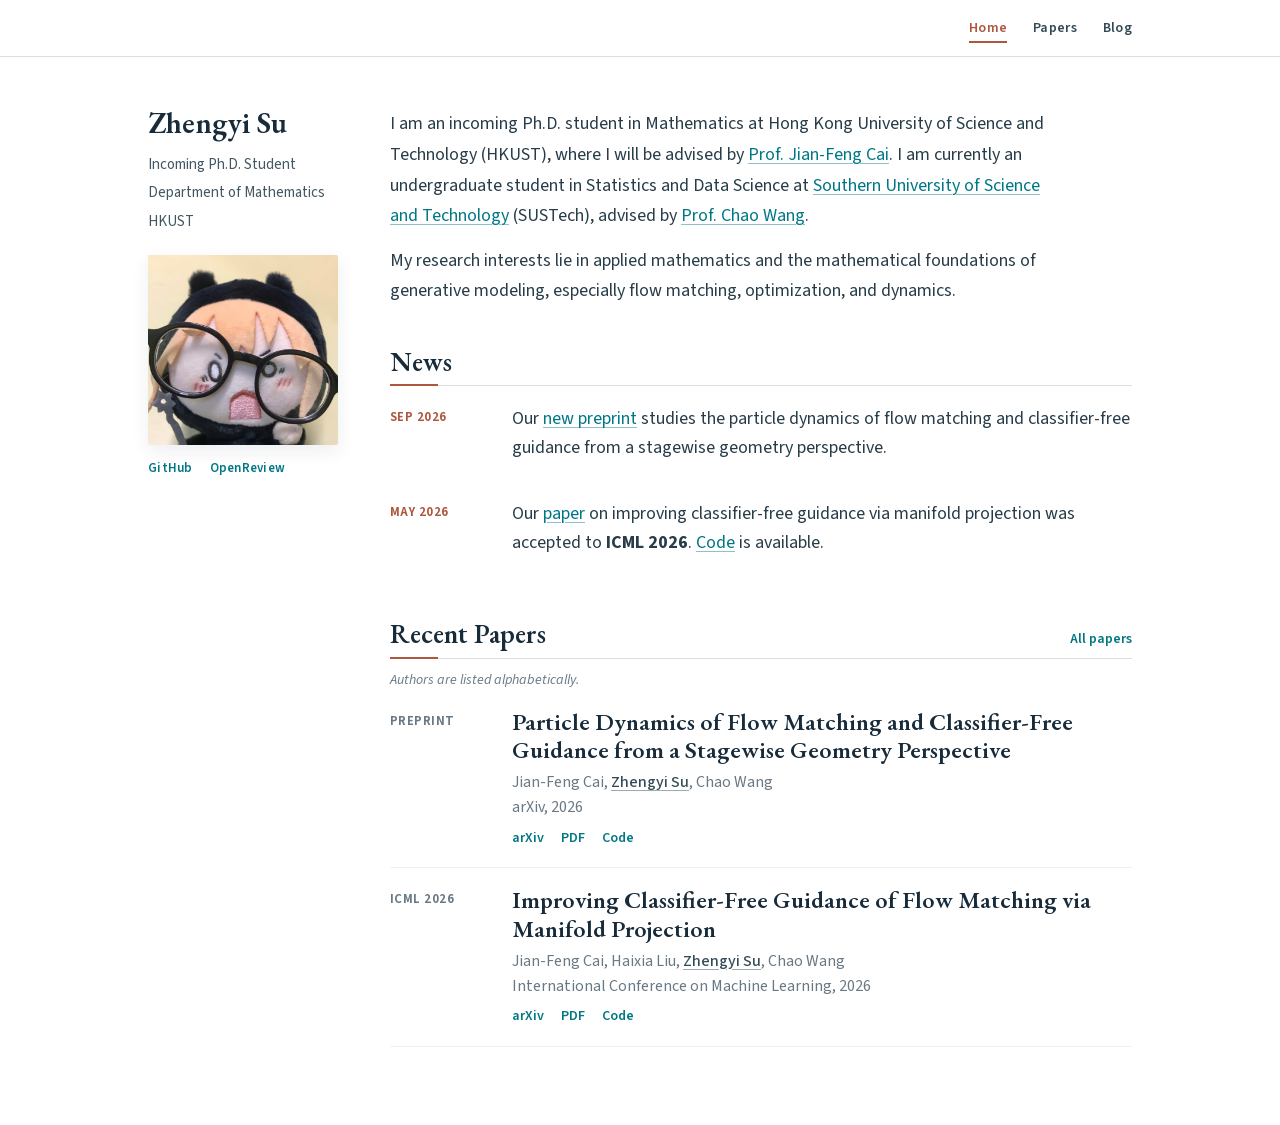
<file: index.html>
<!doctype html>
<html lang="en">
<head>
  <meta charset="utf-8">
  <meta name="viewport" content="width=device-width, initial-scale=1">
  <title>Zhengyi Su | SUSTech</title>
  <meta name="description" content="Zhengyi Su is an incoming Ph.D. student in Mathematics at HKUST, studying applied mathematics and the mathematical foundations of generative modeling.">
  <link rel="stylesheet" href="styles.css?v=20261024-c1">
</head>
<body>
  <a class="skip-link" href="#main">Skip to content</a>
  <header class="topbar"><div class="topbar-inner"><nav aria-label="Main navigation"><a href="./" aria-current="page">Home</a><a href="papers.html">Papers</a><a href="blog.html">Blog</a></nav></div></header>
  <div class="layout">
    <aside class="profile" aria-label="Profile">
      <div class="profile-copy"><h1>Zhengyi Su</h1><p class="affiliation">Incoming Ph.D. Student</p><p class="affiliation">Department of Mathematics</p><p class="affiliation">HKUST</p></div>
      <div class="portrait-shell"><img class="portrait" src="assets/portrait.jpg?v=20261015" width="640" height="639" alt="A plush character wearing oversized round glasses" fetchpriority="high"></div>
      <nav class="profile-links" aria-label="Profile links"><a href="https://github.com/LeonSuZhengYi">GitHub</a><a href="https://openreview.net/profile?id=~Zhengyi_Su1">OpenReview</a></nav>
    </aside>
    <main id="main">
      <div class="bio">
        <p>I am an incoming Ph.D. student in Mathematics at Hong Kong University of Science and Technology (HKUST), where I will be advised by <a href="https://www.math.hkust.edu.hk/~jfcai/">Prof. Jian-Feng Cai</a>. I am currently an undergraduate student in Statistics and Data Science at <a href="https://www.sustech.edu.cn/en/">Southern University of Science and Technology</a> (SUSTech), advised by <a href="https://wangcmath.github.io/">Prof. Chao Wang</a>.</p>
        <p>My research interests lie in applied mathematics and the mathematical foundations of generative modeling, especially flow matching, optimization, and dynamics.</p>
      </div>
      <section class="section" aria-labelledby="news-heading">
        <div class="section-head"><h2 id="news-heading">News</h2></div>
        <ul class="news-list">
          <li class="news-item"><time class="date" datetime="2026-09">SEP 2026</time><p>Our <a href="https://arxiv.org/abs/2609.06947">new preprint</a> studies the particle dynamics of flow matching and classifier-free guidance from a stagewise geometry perspective.</p></li>
          <li class="news-item"><span class="date" datetime="2026-05">MAY 2026</span><p>Our <a href="https://arxiv.org/abs/2601.21892">paper</a> on improving classifier-free guidance via manifold projection was accepted to <strong>ICML 2026</strong>. <a href="https://github.com/LeonSuZhengYi/CFG-MP">Code</a> is available.</p></li>
        </ul>
      </section>
      <section class="section papers-section" aria-labelledby="papers-heading">
        <div class="section-head"><h2 id="papers-heading">Recent Papers</h2><a href="papers.html">All papers</a></div>
        <p class="author-note">Authors are listed alphabetically.</p>
        <ol class="paper-list">
          <li class="paper-item"><span class="venue-label">PREPRINT</span><article>
            <h3 class="paper-title"><a href="https://arxiv.org/abs/2609.06947">Particle Dynamics of Flow Matching and Classifier-Free Guidance from a Stagewise Geometry Perspective</a></h3>
            <p class="authors">Jian-Feng Cai, <strong>Zhengyi Su</strong>, Chao Wang</p><p class="publication">arXiv, 2026</p>
            <div class="paper-links"><a href="https://arxiv.org/abs/2609.06947">arXiv</a><a href="https://arxiv.org/pdf/2609.06947">PDF</a><a href="https://github.com/LeonSuZhengYi/Particle-Dynamics-of-Flow-Matching">Code</a></div>
          </article></li>
          <li class="paper-item"><span class="venue-label">ICML 2026</span><article>
            <h3 class="paper-title"><a href="https://arxiv.org/abs/2601.21892">Improving Classifier-Free Guidance of Flow Matching via Manifold Projection</a></h3>
            <p class="authors">Jian-Feng Cai, Haixia Liu, <strong>Zhengyi Su</strong>, Chao Wang</p><p class="publication">International Conference on Machine Learning, 2026</p>
            <div class="paper-links"><a href="https://arxiv.org/abs/2601.21892">arXiv</a><a href="https://arxiv.org/pdf/2601.21892">PDF</a><a href="https://github.com/LeonSuZhengYi/CFG-MP">Code</a></div>
          </article></li>
        </ol>
      </section>
    </main>
  </div>
</body>
</html>
</file>
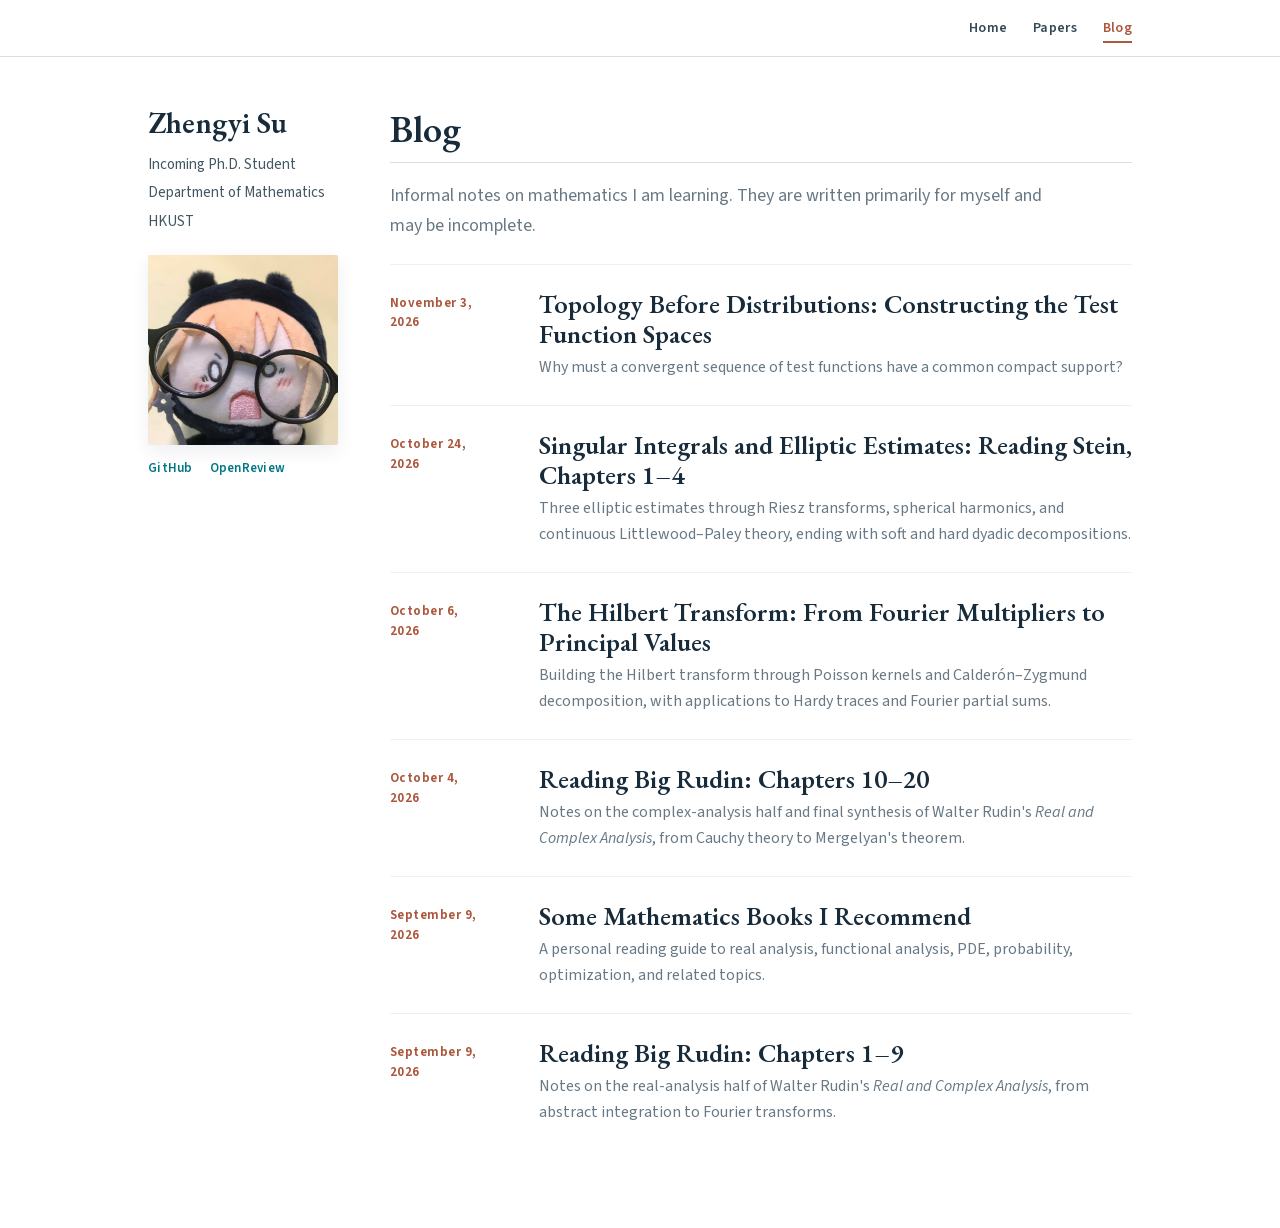
<file: blog.html>
<!doctype html>
<html lang="en">
<head>
  <meta charset="utf-8">
  <meta name="viewport" content="width=device-width, initial-scale=1">
  <title>Blog | Zhengyi Su</title>
  <meta name="description" content="Informal notes by Zhengyi Su on mathematics, analysis, and related topics.">
  <link rel="stylesheet" href="styles.css?v=20261024-c1">
</head>
<body>
  <a class="skip-link" href="#main">Skip to content</a>
  <header class="topbar"><div class="topbar-inner"><nav aria-label="Main navigation"><a href="./">Home</a><a href="papers.html">Papers</a><a href="blog.html" aria-current="page">Blog</a></nav></div></header>
  <div class="layout">
    <aside class="profile" aria-label="Profile">
      <div class="profile-copy"><p class="name"><a href="./">Zhengyi Su</a></p><p class="affiliation">Incoming Ph.D. Student</p><p class="affiliation">Department of Mathematics</p><p class="affiliation">HKUST</p></div>
      <div class="portrait-shell"><img class="portrait" src="assets/portrait.jpg?v=20261015" width="640" height="639" alt="A plush character wearing oversized round glasses" fetchpriority="high"></div>
      <nav class="profile-links" aria-label="Profile links"><a href="https://github.com/LeonSuZhengYi">GitHub</a><a href="https://openreview.net/profile?id=~Zhengyi_Su1">OpenReview</a></nav>
    </aside>
    <main id="main">
      <section class="blog-page" aria-labelledby="blog-heading">
        <h1 class="page-title" id="blog-heading">Blog</h1>
        <p class="blog-intro">Informal notes on mathematics I am learning. They are written primarily for myself and may be incomplete.</p>
        <ol class="post-list">
          <li class="post-item">
            <time datetime="2026-11-03"><span>November 3,</span><span>2026</span></time>
            <div>
              <h2><a href="blog/topology-before-distributions.html">Topology Before Distributions: Constructing the Test Function Spaces</a></h2>
              <p>Why must a convergent sequence of test functions have a common compact support?</p>
            </div>
          </li>
          <li class="post-item">
            <time datetime="2026-10-24"><span>October 24,</span><span>2026</span></time>
            <div>
              <h2><a href="blog/singular-integrals-elliptic-estimates.html">Singular Integrals and Elliptic Estimates: Reading Stein, Chapters 1–4</a></h2>
              <p>Three elliptic estimates through Riesz transforms, spherical harmonics, and continuous Littlewood–Paley theory, ending with soft and hard dyadic decompositions.</p>
            </div>
          </li>
          <li class="post-item">
            <time datetime="2026-10-06"><span>October 6,</span><span>2026</span></time>
            <div>
              <h2><a href="blog/hilbert-transform-construction-and-applications.html">The Hilbert Transform: From Fourier Multipliers to Principal Values</a></h2>
              <p>Building the Hilbert transform through Poisson kernels and Calderón–Zygmund decomposition, with applications to Hardy traces and Fourier partial sums.</p>
            </div>
          </li>
          <li class="post-item">
            <time datetime="2026-10-04"><span>October 4,</span><span>2026</span></time>
            <div>
              <h2><a href="blog/reading-big-rudin-chapters-10-20.html">Reading Big Rudin: Chapters 10–20</a></h2>
              <p>Notes on the complex-analysis half and final synthesis of Walter Rudin's <em>Real and Complex Analysis</em>, from Cauchy theory to Mergelyan's theorem.</p>
            </div>
          </li>
          <li class="post-item">
            <time datetime="2026-09-09"><span>September 9,</span><span>2026</span></time>
            <div>
              <h2><a href="blog/some-mathematics-books-i-recommend.html">Some Mathematics Books I Recommend</a></h2>
              <p>A personal reading guide to real analysis, functional analysis, PDE, probability, optimization, and related topics.</p>
            </div>
          </li>
          <li class="post-item">
            <time datetime="2026-09-09"><span>September 9,</span><span>2026</span></time>
            <div>
              <h2><a href="blog/reading-big-rudin-chapters-1-9.html">Reading Big Rudin: Chapters 1–9</a></h2>
              <p>Notes on the real-analysis half of Walter Rudin's <em>Real and Complex Analysis</em>, from abstract integration to Fourier transforms.</p>
            </div>
          </li>
        </ol>
      </section>
    </main>
  </div>
</body>
</html>
</file>
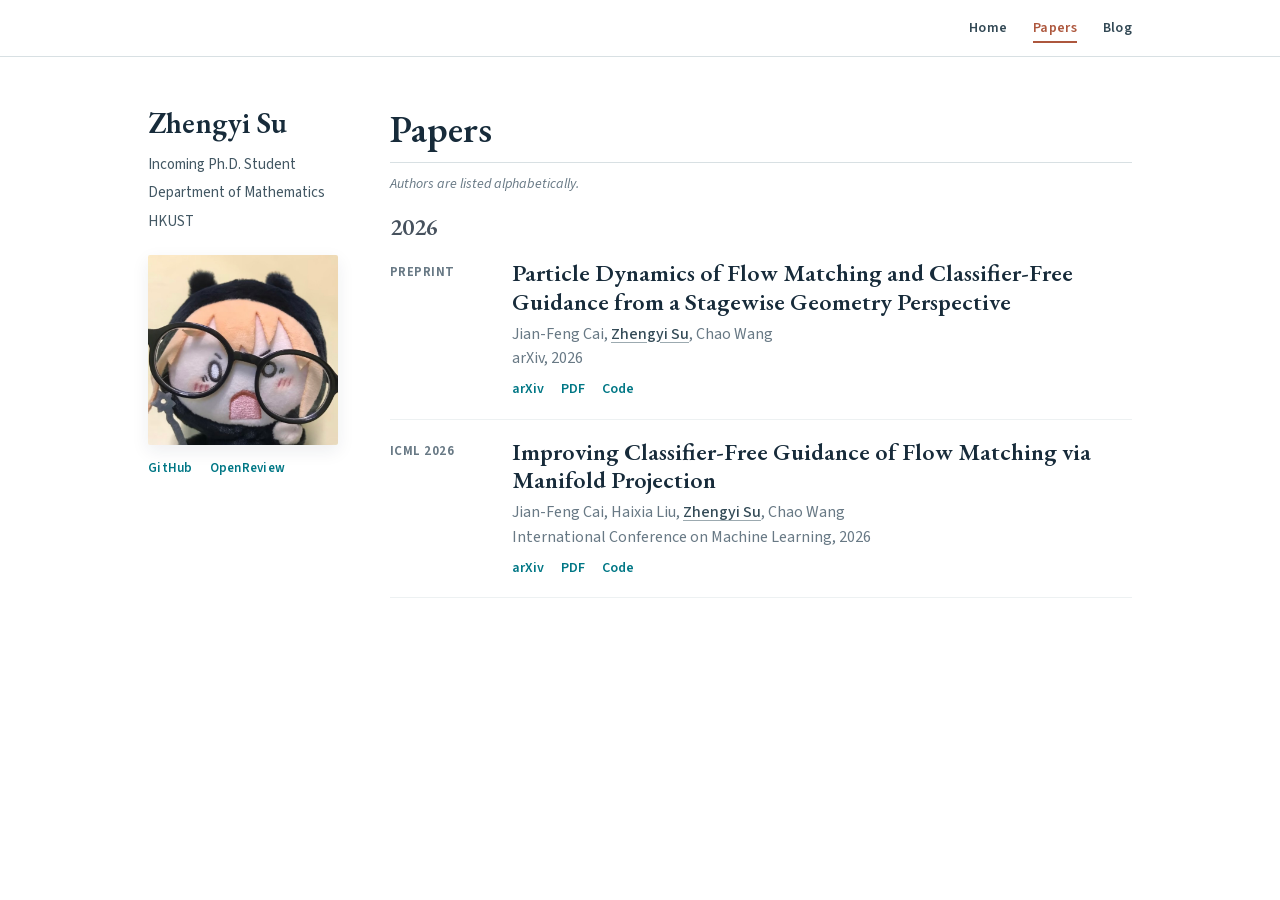
<file: papers.html>
<!doctype html>
<html lang="en">
<head>
  <meta charset="utf-8">
  <meta name="viewport" content="width=device-width, initial-scale=1">
  <title>Papers | Zhengyi Su</title>
  <meta name="description" content="Papers by Zhengyi Su, an incoming Ph.D. student in Mathematics at HKUST.">
  <link rel="stylesheet" href="styles.css?v=20261024-c1">
</head>
<body>
  <a class="skip-link" href="#main">Skip to content</a>
  <header class="topbar"><div class="topbar-inner"><nav aria-label="Main navigation"><a href="./">Home</a><a href="papers.html" aria-current="page">Papers</a><a href="blog.html">Blog</a></nav></div></header>
  <div class="layout">
    <aside class="profile" aria-label="Profile">
      <div class="profile-copy"><p class="name"><a href="./">Zhengyi Su</a></p><p class="affiliation">Incoming Ph.D. Student</p><p class="affiliation">Department of Mathematics</p><p class="affiliation">HKUST</p></div>
      <div class="portrait-shell"><img class="portrait" src="assets/portrait.jpg?v=20261015" width="640" height="639" alt="A plush character wearing oversized round glasses" fetchpriority="high"></div>
      <nav class="profile-links" aria-label="Profile links"><a href="https://github.com/LeonSuZhengYi">GitHub</a><a href="https://openreview.net/profile?id=~Zhengyi_Su1">OpenReview</a></nav>
    </aside>
    <main id="main">
      <section class="papers-page" aria-labelledby="papers-heading">
        <h1 class="page-title" id="papers-heading">Papers</h1>
        <p class="author-note">Authors are listed alphabetically.</p>
        <h2 class="year">2026</h2>
        <ol class="paper-list">
          <li class="paper-item"><span class="venue-label">PREPRINT</span><article>
            <h3 class="paper-title"><a href="https://arxiv.org/abs/2609.06947">Particle Dynamics of Flow Matching and Classifier-Free Guidance from a Stagewise Geometry Perspective</a></h3>
            <p class="authors">Jian-Feng Cai, <strong>Zhengyi Su</strong>, Chao Wang</p><p class="publication">arXiv, 2026</p>
            <div class="paper-links"><a href="https://arxiv.org/abs/2609.06947">arXiv</a><a href="https://arxiv.org/pdf/2609.06947">PDF</a><a href="https://github.com/LeonSuZhengYi/Particle-Dynamics-of-Flow-Matching">Code</a></div>
          </article></li>
          <li class="paper-item"><span class="venue-label">ICML 2026</span><article>
            <h3 class="paper-title"><a href="https://arxiv.org/abs/2601.21892">Improving Classifier-Free Guidance of Flow Matching via Manifold Projection</a></h3>
            <p class="authors">Jian-Feng Cai, Haixia Liu, <strong>Zhengyi Su</strong>, Chao Wang</p><p class="publication">International Conference on Machine Learning, 2026</p>
            <div class="paper-links"><a href="https://arxiv.org/abs/2601.21892">arXiv</a><a href="https://arxiv.org/pdf/2601.21892">PDF</a><a href="https://github.com/LeonSuZhengYi/CFG-MP">Code</a></div>
          </article></li>
        </ol>
      </section>
    </main>
  </div>
</body>
</html>
</file>
<file: styles.css>
@font-face{
  font-family:"Lora";
  font-style:normal;
  font-weight:400 700;
  font-display:swap;
  src:url("assets/fonts/lora-latin-variable-normal.woff2") format("woff2");
}
@font-face{
  font-family:"Lora";
  font-style:italic;
  font-weight:400 700;
  font-display:swap;
  src:url("assets/fonts/lora-latin-variable-italic.woff2") format("woff2");
}
@font-face{
  font-family:"EB Garamond";
  font-style:italic;
  font-weight:400 700;
  font-display:swap;
  src:url("assets/fonts/eb-garamond-latin-ext-variable-italic.woff2") format("woff2");
  unicode-range:U+0100-02BA, U+02BD-02C5, U+02C7-02CC, U+02CE-02D7, U+02DD-02FF, U+0304, U+0308, U+0329, U+1D00-1DBF, U+1E00-1E9F, U+1EF2-1EFF, U+2020, U+20A0-20AB, U+20AD-20C4, U+2113, U+2C60-2C7F, U+A720-A7FF;
}
@font-face{
  font-family:"EB Garamond";
  font-style:italic;
  font-weight:400 700;
  font-display:swap;
  src:url("assets/fonts/eb-garamond-latin-variable-italic.woff2") format("woff2");
  unicode-range:U+0000-00FF, U+0131, U+0152-0153, U+02BB-02BC, U+02C6, U+02DA, U+02DC, U+0304, U+0308, U+0329, U+2000-206F, U+20AC, U+2122, U+2191, U+2193, U+2212, U+2215, U+FEFF, U+FFFD;
}
@font-face{
  font-family:"EB Garamond";
  font-style:normal;
  font-weight:400 700;
  font-display:swap;
  src:url("assets/fonts/eb-garamond-latin-ext-variable-normal.woff2") format("woff2");
  unicode-range:U+0100-02BA, U+02BD-02C5, U+02C7-02CC, U+02CE-02D7, U+02DD-02FF, U+0304, U+0308, U+0329, U+1D00-1DBF, U+1E00-1E9F, U+1EF2-1EFF, U+2020, U+20A0-20AB, U+20AD-20C4, U+2113, U+2C60-2C7F, U+A720-A7FF;
}
@font-face{
  font-family:"EB Garamond";
  font-style:normal;
  font-weight:400 700;
  font-display:swap;
  src:url("assets/fonts/eb-garamond-latin-variable-normal.woff2") format("woff2");
  unicode-range:U+0000-00FF, U+0131, U+0152-0153, U+02BB-02BC, U+02C6, U+02DA, U+02DC, U+0304, U+0308, U+0329, U+2000-206F, U+20AC, U+2122, U+2191, U+2193, U+2212, U+2215, U+FEFF, U+FFFD;
}
@font-face{
  font-family:"Source Sans 3";
  font-style:italic;
  font-weight:400 700;
  font-display:swap;
  src:url("assets/fonts/source-sans-3-latin-ext-variable-italic.woff2") format("woff2");
  unicode-range:U+0100-02BA, U+02BD-02C5, U+02C7-02CC, U+02CE-02D7, U+02DD-02FF, U+0304, U+0308, U+0329, U+1D00-1DBF, U+1E00-1E9F, U+1EF2-1EFF, U+2020, U+20A0-20AB, U+20AD-20C4, U+2113, U+2C60-2C7F, U+A720-A7FF;
}
@font-face{
  font-family:"Source Sans 3";
  font-style:italic;
  font-weight:400 700;
  font-display:swap;
  src:url("assets/fonts/source-sans-3-latin-variable-italic.woff2") format("woff2");
  unicode-range:U+0000-00FF, U+0131, U+0152-0153, U+02BB-02BC, U+02C6, U+02DA, U+02DC, U+0304, U+0308, U+0329, U+2000-206F, U+20AC, U+2122, U+2191, U+2193, U+2212, U+2215, U+FEFF, U+FFFD;
}
@font-face{
  font-family:"Source Sans 3";
  font-style:normal;
  font-weight:400 700;
  font-display:swap;
  src:url("assets/fonts/source-sans-3-latin-ext-variable-normal.woff2") format("woff2");
  unicode-range:U+0100-02BA, U+02BD-02C5, U+02C7-02CC, U+02CE-02D7, U+02DD-02FF, U+0304, U+0308, U+0329, U+1D00-1DBF, U+1E00-1E9F, U+1EF2-1EFF, U+2020, U+20A0-20AB, U+20AD-20C4, U+2113, U+2C60-2C7F, U+A720-A7FF;
}
@font-face{
  font-family:"Source Sans 3";
  font-style:normal;
  font-weight:400 700;
  font-display:swap;
  src:url("assets/fonts/source-sans-3-latin-variable-normal.woff2") format("woff2");
  unicode-range:U+0000-00FF, U+0131, U+0152-0153, U+02BB-02BC, U+02C6, U+02DA, U+02DC, U+0304, U+0308, U+0329, U+2000-206F, U+20AC, U+2122, U+2191, U+2193, U+2212, U+2215, U+FEFF, U+FFFD;
}
:root{
  --ink:#172b3a;
  --body:#283d49;
  --muted:#687985;
  --line:#d8e0e3;
  --link:#007785;
  --accent:#ad573d;
  --label:#687985;
  --paper:#ffffff;
  --max:1040px;
}
*{box-sizing:border-box}
html{color-scheme:light;scroll-padding-top:24px}
body{margin:0;background:var(--paper);color:var(--body);font-family:"Lora",Georgia,serif;font-size:18px;font-weight:450;line-height:1.62}
a{color:var(--link);text-decoration:none;text-underline-offset:3px}
a:hover{text-decoration:underline}
a:focus-visible{outline:2px solid var(--link);outline-offset:5px}
.skip-link{position:absolute;left:16px;top:-80px;background:white;padding:8px;z-index:2}
.skip-link:focus{top:8px}
.topbar{border-bottom:1px solid var(--line)}
.topbar-inner{max-width:var(--max);margin:auto;display:flex;align-items:center;justify-content:flex-end;padding:13px 28px}
.topbar nav{display:flex;gap:26px;font:600 14px/1.6 "Avenir Next",Avenir,"Segoe UI",sans-serif;letter-spacing:.02em}
.topbar nav a{position:relative;color:#334955;padding:4px 0;text-decoration:none}
.topbar nav a:hover{color:var(--link);text-decoration:none}
.topbar nav a[aria-current=page]{color:var(--accent)}
.topbar nav a[aria-current=page]::after{content:"";position:absolute;left:0;right:0;bottom:0;height:2px;background:var(--accent)}
.layout{max-width:var(--max);margin:auto;display:grid;grid-template-columns:190px minmax(0,1fr);gap:52px;padding:50px 28px 78px}
.profile{align-self:start;position:relative}
.portrait-shell{position:relative;width:100%;aspect-ratio:640/639;margin-top:22px}
.portrait{display:block;width:100%;height:100%;object-fit:cover;object-position:center;border-radius:2px;box-shadow:0 6px 18px rgba(23,43,58,.08)}
.profile h1,.profile .name{font-size:26px;line-height:1.15;letter-spacing:-.02em;margin:0 0 14px;font-weight:600;color:var(--ink)}
.profile .name a{color:inherit}
.profile .affiliation{font-size:15px;color:#425763;margin:0 0 6px;line-height:1.5}
.profile-links{display:flex;gap:17px;margin-top:14px;font:600 13px/1.5 "Avenir Next",Avenir,"Segoe UI",sans-serif;letter-spacing:.02em}
main{min-width:0}
.bio{padding-top:2px;color:var(--body);font-size:18px;line-height:1.7;max-width:680px}
.bio p{margin:0 0 14px}
.bio a,.news-item p a,.post-body a{text-decoration:underline;text-decoration-color:#8fc1c6;text-decoration-thickness:1px}
.section{margin-top:39px}
.section-head{display:flex;align-items:baseline;justify-content:space-between;gap:16px;border-bottom:1px solid var(--line);padding-bottom:8px;position:relative}
.section-head::after{content:"";position:absolute;left:0;bottom:-1px;width:48px;height:2px;background:var(--accent)}
h2,.page-title{font-size:22px;line-height:1.35;margin:0;font-weight:600;color:var(--ink);letter-spacing:-.01em}
.section-head>a{font:600 14px/1.5 "Avenir Next",Avenir,"Segoe UI",sans-serif;white-space:nowrap}
.news-list,.paper-list{list-style:none;margin:0;padding:0}
.news-item,.paper-item{display:grid;grid-template-columns:100px minmax(0,1fr);gap:22px;padding:18px 0}
.news-item{border-bottom:0}
.paper-item{border-bottom:1px solid #edf1f2}
.date,.venue-label{font:650 13px/1.5 "Avenir Next",Avenir,"Segoe UI",sans-serif;padding-top:4px;letter-spacing:.035em}
.date{color:var(--accent)}
.venue-label{color:var(--label)}
.news-item p{margin:0}
.papers-section{margin-top:43px}
.author-note{margin:10px 0 -2px;color:var(--muted);font-size:14px;font-style:italic}
.paper-title{font-size:20px;line-height:1.35;margin:0 0 5px;overflow-wrap:anywhere;font-weight:600;letter-spacing:-.01em}
.paper-title a{color:var(--ink)}
.authors,.publication{margin:0;color:var(--muted);font-size:16px;line-height:1.55}
.authors strong{font-weight:500;color:#344b57;text-decoration:underline;text-decoration-color:#9caab0;text-underline-offset:3px}
.paper-links{display:flex;gap:17px;margin-top:7px;font:600 14px/1.6 "Avenir Next",Avenir,"Segoe UI",sans-serif}
.papers-page .page-title{font-size:29px;padding-bottom:11px;border-bottom:1px solid var(--line)}
.year{font-size:19px;margin:19px 0 0;color:#46515d}
.blog-page .page-title{font-size:29px;padding-bottom:11px;border-bottom:1px solid var(--line)}
.blog-intro{max-width:680px;margin:18px 0 24px;color:var(--muted)}
.post-list{list-style:none;margin:0;padding:0}
.post-item{display:grid;grid-template-columns:125px minmax(0,1fr);gap:24px;padding:24px 0;border-top:1px solid #edf1f2}
.post-item time{color:var(--accent);font:650 13px/1.5 "Avenir Next",Avenir,"Segoe UI",sans-serif;letter-spacing:.035em;padding-top:5px}
.post-item time span{display:block}
.post-item h2{font-size:21px;margin:0 0 6px}
.post-item h2 a{color:var(--ink)}
.post-item p{margin:0;color:var(--muted);font-size:16px}
.article-layout{max-width:1040px;margin:0 auto;padding:54px 30px 90px;display:grid;grid-template-columns:minmax(0,700px) 220px;gap:50px;align-items:start}
.article-layout>article{min-width:0}
.post-header{border-bottom:1px solid var(--line);padding-bottom:28px;margin-bottom:38px}
.back-link{display:inline-block;margin-bottom:23px;font:600 14px/1.5 "Avenir Next",Avenir,"Segoe UI",sans-serif}
.post-header h1{color:var(--ink);font-size:40px;line-height:1.18;letter-spacing:-.025em;margin:0 0 13px;font-weight:600}
.post-subtitle{color:var(--body);font-size:20px;line-height:1.5;margin:0 0 12px}
.post-header time{color:var(--muted);font:500 14px/1.5 "Avenir Next",Avenir,"Segoe UI",sans-serif}
.post-body{font-size:18px;line-height:1.72;color:#263b47}
.post-body h2{font-size:29px;margin:2.5em 0 .7em;padding-bottom:.22em;border-bottom:1px solid var(--line)}
.post-body h3{font-size:22px;margin:1.9em 0 .55em;color:var(--ink)}
.post-body h4{font-size:19px;margin:1.55em 0 .5em;color:var(--ink)}
.post-body p{margin:0 0 1.15em}
.post-body ul,.post-body ol{padding-left:1.4em;margin:0 0 1.2em}
.post-body li{padding-left:.18em;margin:.3em 0}
.post-body blockquote{margin:1.5em 0;padding:.25em 0 .25em 1.15em;border-left:3px solid var(--accent);color:#425762;font-style:italic}
.post-body blockquote p{margin:0}
.post-body hr{border:0;border-top:1px solid var(--line);margin:3em 0}
.post-body strong{color:var(--ink)}
.post-body code{font-size:.9em;background:#f3f6f6;padding:.08em .28em;border-radius:3px}
.article-toc{position:sticky;top:28px;margin-top:49px;padding-left:20px;border-left:1px solid var(--line)}
.toc-title{margin:0 0 11px;color:var(--accent);font:650 12px/1.5 "Avenir Next",Avenir,"Segoe UI",sans-serif;letter-spacing:.08em;text-transform:uppercase}
.article-toc nav{display:flex;flex-direction:column;gap:1px}
.article-toc a{display:block;padding:5px 0;color:#61727c;font:500 13px/1.38 "Avenir Next",Avenir,"Segoe UI",sans-serif;transition:color .16s ease,transform .16s ease}
.article-toc a:hover{color:var(--link);text-decoration:none;transform:translateX(2px)}
.article-toc a[aria-current=location]{color:var(--accent);font-weight:650}
.nested-toc [data-article-toc]{display:block;max-height:calc(100vh - 100px);max-height:calc(100dvh - 100px);overflow-y:auto;overflow-anchor:none;overscroll-behavior:contain;scroll-behavior:auto;scrollbar-width:thin;scrollbar-color:#d8e0e3 transparent;padding-right:5px}
.nested-toc .toc-sections,.nested-toc .toc-subsections{list-style:none;margin:0;padding:0}
.nested-toc .toc-section{margin:0;padding:0}
.nested-toc .toc-section-row{display:flex;align-items:baseline;gap:3px}
.nested-toc .toc-section-row>a{flex:1;min-width:0;padding:6px 0;font-size:12.5px;line-height:1.4}
.nested-toc .is-current-section>.toc-section-row>a{color:var(--ink);font-weight:600}
.nested-toc .toc-section-row>a[aria-current=location]{color:var(--accent);font-weight:650}
.nested-toc .toc-toggle{flex:none;display:grid;place-items:center;width:19px;height:23px;padding:0;border:0;border-radius:3px;background:transparent;color:var(--muted);cursor:pointer}
.nested-toc .toc-toggle:hover{background:#f1f5f5;color:var(--ink)}
.nested-toc .toc-toggle:focus-visible{outline:2px solid var(--link);outline-offset:2px}
.nested-toc .toc-toggle svg{transition:transform .15s ease}
.nested-toc .toc-toggle[aria-expanded=true] svg{transform:rotate(90deg)}
.nested-toc .toc-subsections{margin:1px 0 8px 3px;padding:1px 0 1px 11px;border-left:1px solid var(--line)}
.nested-toc .toc-subsections[hidden]{display:none}
.nested-toc .toc-subsections a{position:relative;padding:4px 2px;color:#74848e;font-size:11.5px;line-height:1.45}
.nested-toc a:hover{transform:none}
.nested-toc .toc-subsections a[aria-current=location]{color:var(--accent);font-weight:600}
.nested-toc .toc-subsections a[aria-current=location]::before{content:"";position:absolute;left:-12px;top:5px;bottom:5px;width:2px;background:var(--accent)}
mjx-container[jax="CHTML"][display="true"]{overflow-x:auto;overflow-y:hidden;padding:.4em 0}
@media(prefers-reduced-motion:no-preference){html{scroll-behavior:smooth}}
@media(prefers-reduced-motion:reduce){.nested-toc .toc-toggle svg{transition:none}}
@media(max-width:1080px){.article-layout{display:block;max-width:760px}.article-toc{display:none}}
@media(max-width:820px){body{font-size:17px}.layout{grid-template-columns:165px minmax(0,1fr);gap:36px;padding:40px 24px 58px}.profile h1,.profile .name{font-size:24px}.news-item,.paper-item{grid-template-columns:1fr;gap:6px}.profile .affiliation{font-size:15px}.bio{font-size:18px}.paper-title{font-size:19px}}
@media(max-width:580px){.topbar-inner{padding:10px 22px}.topbar nav{gap:20px}.layout{display:block;padding-top:31px}.profile{display:grid;grid-template-columns:110px minmax(0,1fr);grid-template-rows:auto auto;column-gap:20px;margin-bottom:35px;align-items:start}.profile-copy{grid-column:2;grid-row:1}.portrait-shell{grid-column:1;grid-row:1/3;width:110px;margin-top:0}.profile-links{grid-column:2;grid-row:2;margin-top:12px}.profile h1,.profile .name{margin-top:1px}.profile .affiliation{font-size:15px;line-height:1.4}.bio{padding-top:0}.section{margin-top:32px}.news-item,.paper-item{padding:17px 0}.papers-section{margin-top:36px}.post-item{grid-template-columns:1fr;gap:7px}.article-layout{padding:34px 22px 70px}.post-header h1{font-size:32px}.post-subtitle{font-size:18px}.post-body{font-size:17px}.post-body h2{font-size:25px}.post-body h3{font-size:20px}}
@media(max-width:350px){.topbar-inner{padding-inline:16px}.topbar nav{gap:14px}.profile{grid-template-columns:90px minmax(0,1fr);column-gap:15px}.portrait-shell{width:90px}.layout{padding-inline:16px}.profile h1,.profile .name{font-size:21px}}
@media print{.topbar,.skip-link{display:none}.layout{padding:0;grid-template-columns:150px minmax(0,1fr);gap:25px}.paper-item{break-inside:avoid}}

/* Serif headings and sans-serif text, inspired by the Yale page pairing. */
body{font-family:"Source Sans 3",Arial,sans-serif;font-weight:400}
.topbar nav,.profile-links,.section-head>a,.date,.venue-label,.paper-links,.post-item time,.back-link,.post-header time,.toc-title,.article-toc a{font-family:"Source Sans 3",Arial,sans-serif}
.profile h1,.profile .name,h2,.page-title,.paper-title,.post-header h1,.post-body h2,.post-body h3,.post-body h4,.year{
  font-family:"EB Garamond",Georgia,serif;
  font-weight:600;
  letter-spacing:0;
}
.profile h1,.profile .name{font-size:30px;line-height:1.08}
h2,.page-title{font-size:27px;line-height:1.16}
.paper-title{font-size:24px;line-height:1.2}
.papers-page .page-title,.blog-page .page-title{font-size:38px}
.year{font-size:24px}
.post-item h2{font-size:26px}
.post-header h1{font-size:46px;line-height:1.1}
.post-body h2{font-size:34px;line-height:1.16}
.post-body h3{font-size:27px;line-height:1.2}
.post-body h4{font-size:23px;line-height:1.25}
@media(max-width:820px){.profile h1,.profile .name{font-size:27px}.paper-title{font-size:23px}}
@media(max-width:580px){.post-header h1{font-size:36px}.post-body h2{font-size:30px}.post-body h3{font-size:25px}}
@media(max-width:350px){.profile h1,.profile .name{font-size:25px}}
</file>
